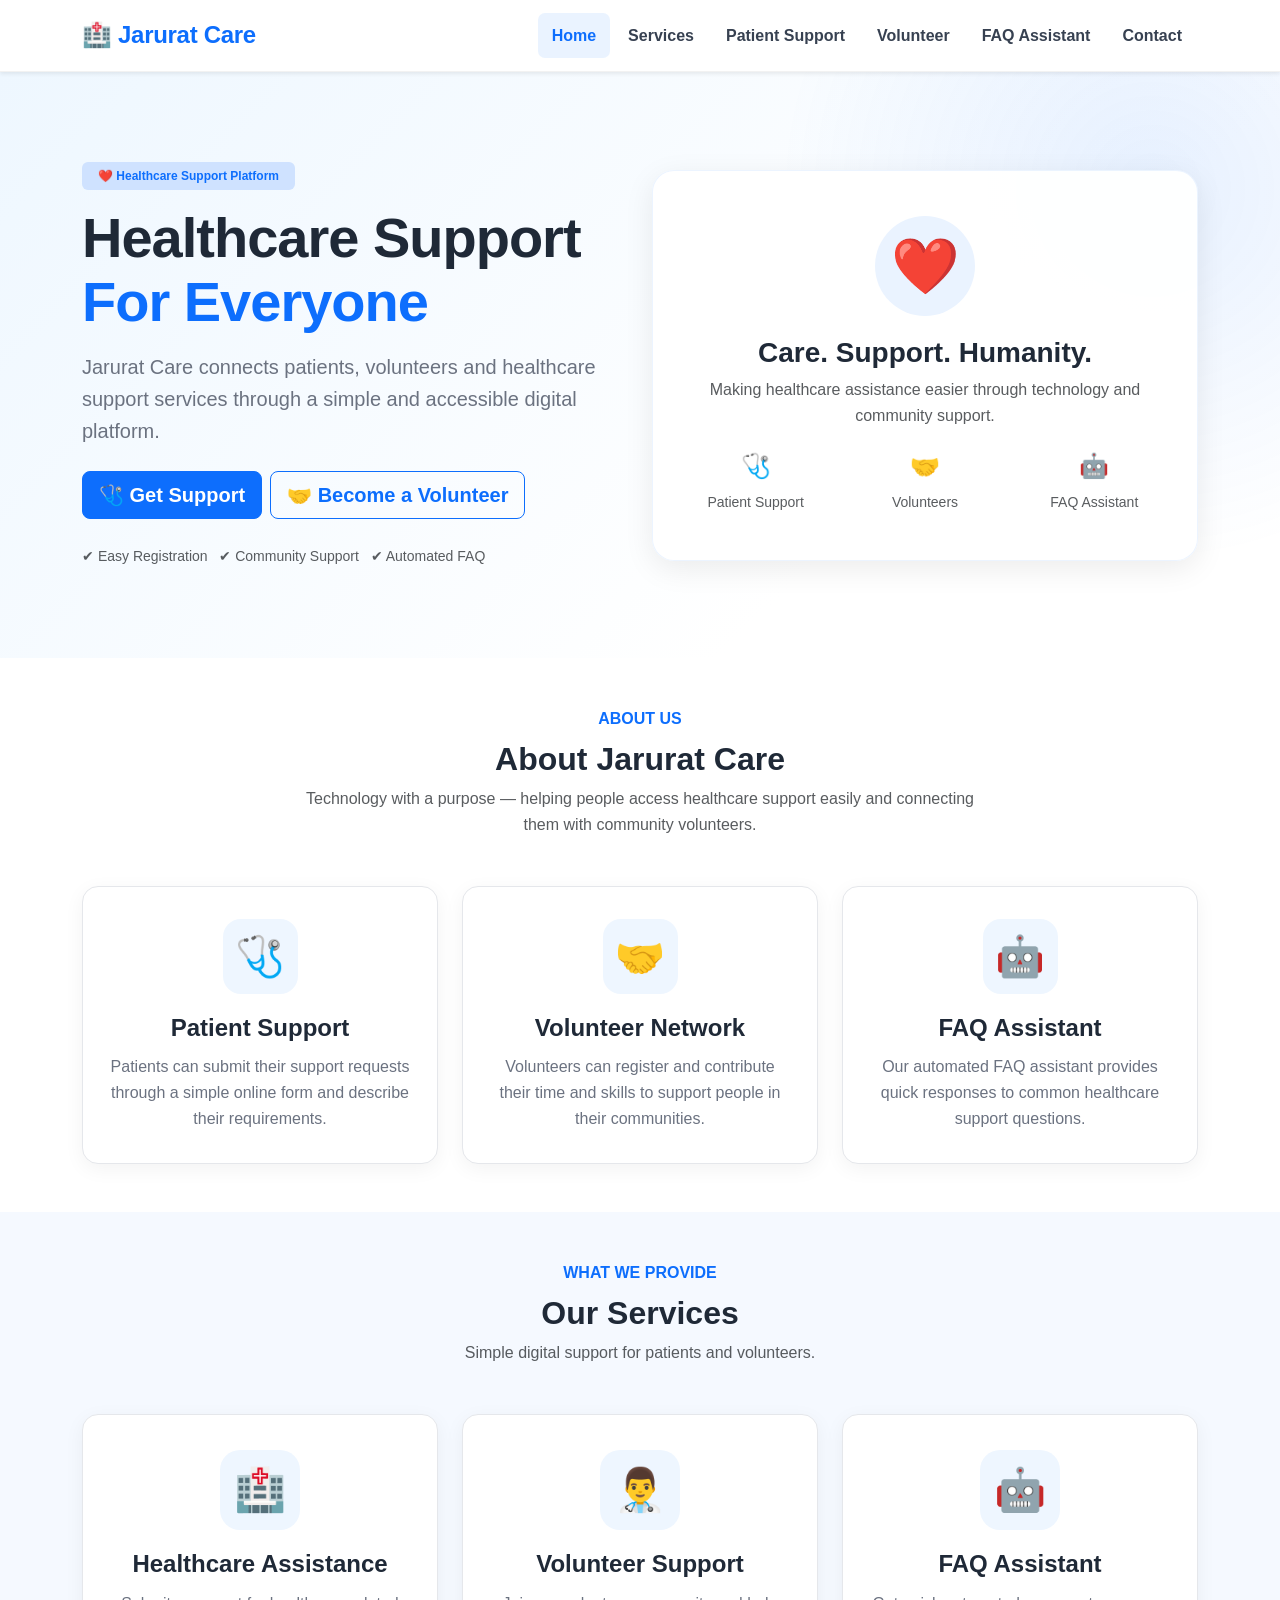
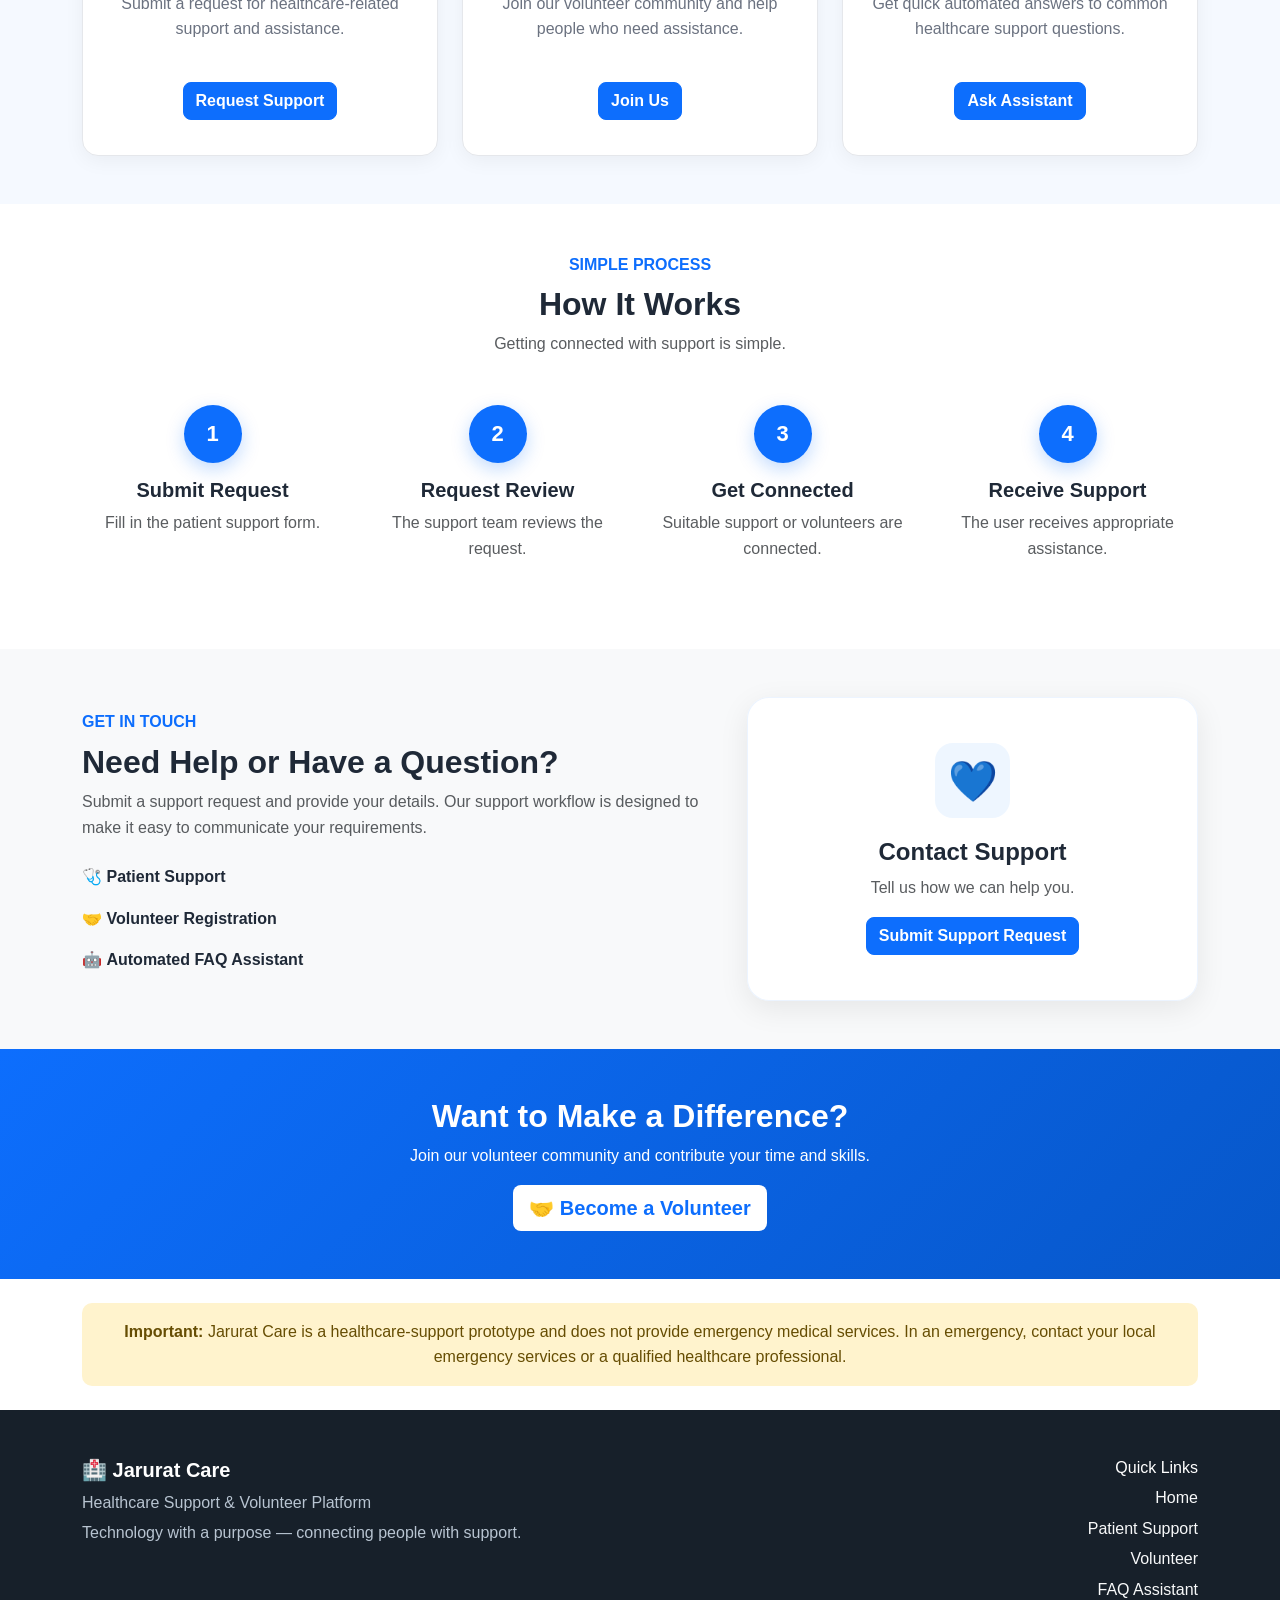
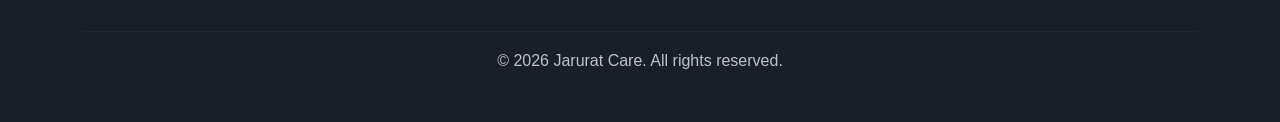
<file: index.html>
<!DOCTYPE html>
<html lang="en">

<head>

    <!-- ================= BASIC META ================= -->

    <meta charset="UTF-8">

    <meta name="viewport"
          content="width=device-width, initial-scale=1.0">

    <meta name="description"
          content="Jarurat Care - Healthcare Support and Volunteer Platform">

    <meta name="keywords"
          content="healthcare, support, volunteer, NGO, patient support">

    <meta name="author"
          content="Jarurat Care">

    <title>Jarurat Care | Healthcare Support</title>


    <!-- ================= BOOTSTRAP ================= -->

    <link
        href="https://cdn.jsdelivr.net/npm/bootstrap@5.3.3/dist/css/bootstrap.min.css"
        rel="stylesheet">


    <!-- ================= CUSTOM CSS ================= -->

    <link rel="stylesheet"
          href="css/style.css">

</head>


<body>


<!-- =====================================================
     NAVBAR
     ===================================================== -->

<nav class="navbar navbar-expand-lg navbar-light bg-white shadow-sm fixed-top">

    <div class="container">

        <!-- LOGO -->

        <a class="navbar-brand fw-bold text-primary"
           href="index.html">

            🏥 Jarurat Care

        </a>


        <!-- MOBILE MENU BUTTON -->

        <button
            class="navbar-toggler"
            type="button"
            data-bs-toggle="collapse"
            data-bs-target="#navbarNav"
            aria-controls="navbarNav"
            aria-expanded="false"
            aria-label="Toggle navigation">

            <span class="navbar-toggler-icon"></span>

        </button>


        <!-- NAVIGATION LINKS -->

        <div class="collapse navbar-collapse"
             id="navbarNav">

            <ul class="navbar-nav ms-auto">


                <!-- HOME -->

                <li class="nav-item">

                    <a class="nav-link active"
                       aria-current="page"
                       href="index.html">

                        Home

                    </a>

                </li>


                <!-- SERVICES -->

                <li class="nav-item">

                    <a class="nav-link"
                       href="#services">

                        Services

                    </a>

                </li>


                <!-- PATIENT SUPPORT -->

                <li class="nav-item">

                    <a class="nav-link"
                       href="support.html">

                        Patient Support

                    </a>

                </li>


                <!-- VOLUNTEER -->

                <li class="nav-item">

                    <a class="nav-link"
                       href="volunteer.html">

                        Volunteer

                    </a>

                </li>


                <!-- FAQ -->

                <li class="nav-item">

                    <a class="nav-link"
                       href="faq.html">

                        FAQ Assistant

                    </a>

                </li>


                <!-- CONTACT -->

                <li class="nav-item">

                    <a class="nav-link"
                       href="#contact">

                        Contact

                    </a>

                </li>

            </ul>

        </div>

    </div>

</nav>



<!-- =====================================================
     HERO SECTION
     ===================================================== -->

<section class="hero-section">

    <div class="container">

        <div class="row align-items-center">


            <!-- HERO CONTENT -->

            <div class="col-lg-6">

                <span class="badge bg-primary-subtle text-primary px-3 py-2 mb-3">

                    ❤️ Healthcare Support Platform

                </span>


                <h1 class="display-4 fw-bold">

                    Healthcare Support

                    <span class="text-primary">

                        For Everyone

                    </span>

                </h1>


                <p class="lead mt-3">

                    Jarurat Care connects patients, volunteers
                    and healthcare support services through a
                    simple and accessible digital platform.

                </p>


                <!-- HERO BUTTONS -->

                <div class="mt-4 d-flex flex-wrap gap-2">

                    <a href="support.html"
                       class="btn btn-primary btn-lg">

                        🩺 Get Support

                    </a>


                    <a href="volunteer.html"
                       class="btn btn-outline-primary btn-lg">

                        🤝 Become a Volunteer

                    </a>

                </div>


                <!-- SMALL TRUST TEXT -->

                <div class="mt-4 text-muted">

                    <small>

                        ✔ Easy Registration
                        &nbsp; ✔ Community Support
                        &nbsp; ✔ Automated FAQ

                    </small>

                </div>

            </div>



            <!-- HERO CARD -->

            <div class="col-lg-6 text-center mt-5 mt-lg-0">

                <div class="health-card">


                    <div class="health-icon">

                        ❤️

                    </div>


                    <h3 class="fw-bold">

                        Care. Support. Humanity.

                    </h3>


                    <p class="text-muted mb-0">

                        Making healthcare assistance easier
                        through technology and community support.

                    </p>


                    <!-- MINI STATS -->

                    <div class="row mt-4">


                        <div class="col-4">

                            <h4 class="fw-bold text-primary">

                                🩺

                            </h4>

                            <small class="text-muted">

                                Patient Support

                            </small>

                        </div>


                        <div class="col-4">

                            <h4 class="fw-bold text-primary">

                                🤝

                            </h4>

                            <small class="text-muted">

                                Volunteers

                            </small>

                        </div>


                        <div class="col-4">

                            <h4 class="fw-bold text-primary">

                                🤖

                            </h4>

                            <small class="text-muted">

                                FAQ Assistant

                            </small>

                        </div>

                    </div>

                </div>

            </div>

        </div>

    </div>

</section>



<!-- =====================================================
     ABOUT SECTION
     ===================================================== -->

<section class="py-5">

    <div class="container">


        <!-- SECTION TITLE -->

        <div class="text-center mb-5">

            <span class="text-primary fw-semibold">

                ABOUT US

            </span>

            <h2 class="fw-bold mt-2">

                About Jarurat Care

            </h2>

            <p class="text-muted mx-auto"
               style="max-width: 700px;">

                Technology with a purpose — helping people
                access healthcare support easily and
                connecting them with community volunteers.

            </p>

        </div>



        <!-- FEATURE CARDS -->

        <div class="row g-4">


            <!-- CARD 1 -->

            <div class="col-md-4">

                <div class="feature-card">

                    <div class="feature-icon">

                        🩺

                    </div>


                    <h4>

                        Patient Support

                    </h4>


                    <p>

                        Patients can submit their support
                        requests through a simple online form
                        and describe their requirements.

                    </p>

                </div>

            </div>



            <!-- CARD 2 -->

            <div class="col-md-4">

                <div class="feature-card">

                    <div class="feature-icon">

                        🤝

                    </div>


                    <h4>

                        Volunteer Network

                    </h4>


                    <p>

                        Volunteers can register and contribute
                        their time and skills to support people
                        in their communities.

                    </p>

                </div>

            </div>



            <!-- CARD 3 -->

            <div class="col-md-4">

                <div class="feature-card">

                    <div class="feature-icon">

                        🤖

                    </div>


                    <h4>

                        FAQ Assistant

                    </h4>


                    <p>

                        Our automated FAQ assistant provides
                        quick responses to common healthcare
                        support questions.

                    </p>

                </div>

            </div>

        </div>

    </div>

</section>



<!-- =====================================================
     SERVICES SECTION
     ===================================================== -->

<section id="services"
         class="services-section py-5">

    <div class="container">


        <!-- TITLE -->

        <div class="text-center mb-5">

            <span class="text-primary fw-semibold">

                WHAT WE PROVIDE

            </span>


            <h2 class="fw-bold mt-2">

                Our Services

            </h2>


            <p class="text-muted">

                Simple digital support for patients
                and volunteers.

            </p>

        </div>



        <!-- SERVICE CARDS -->

        <div class="row g-4">


            <!-- SERVICE 1 -->

            <div class="col-md-4">

                <div class="service-card">


                    <div class="service-icon">

                        🏥

                    </div>


                    <h4>

                        Healthcare Assistance

                    </h4>


                    <p>

                        Submit a request for healthcare-related
                        support and assistance.

                    </p>


                    <a href="support.html"
                       class="btn btn-primary">

                        Request Support

                    </a>

                </div>

            </div>



            <!-- SERVICE 2 -->

            <div class="col-md-4">

                <div class="service-card">


                    <div class="service-icon">

                        👨‍⚕️

                    </div>


                    <h4>

                        Volunteer Support

                    </h4>


                    <p>

                        Join our volunteer community and help
                        people who need assistance.

                    </p>


                    <a href="volunteer.html"
                       class="btn btn-primary">

                        Join Us

                    </a>

                </div>

            </div>



            <!-- SERVICE 3 -->

            <div class="col-md-4">

                <div class="service-card">


                    <div class="service-icon">

                        🤖

                    </div>


                    <h4>

                        FAQ Assistant

                    </h4>


                    <p>

                        Get quick automated answers to common
                        healthcare support questions.

                    </p>


                    <a href="faq.html"
                       class="btn btn-primary">

                        Ask Assistant

                    </a>

                </div>

            </div>

        </div>

    </div>

</section>



<!-- =====================================================
     HOW IT WORKS
     ===================================================== -->

<section class="py-5">

    <div class="container">


        <div class="text-center mb-5">

            <span class="text-primary fw-semibold">

                SIMPLE PROCESS

            </span>


            <h2 class="fw-bold mt-2">

                How It Works

            </h2>


            <p class="text-muted">

                Getting connected with support is simple.

            </p>

        </div>



        <div class="row text-center">


            <!-- STEP 1 -->

            <div class="col-md-3 mb-4">

                <div class="step-number">

                    1

                </div>


                <h5 class="fw-bold">

                    Submit Request

                </h5>


                <p class="text-muted">

                    Fill in the patient support form.

                </p>

            </div>



            <!-- STEP 2 -->

            <div class="col-md-3 mb-4">

                <div class="step-number">

                    2

                </div>


                <h5 class="fw-bold">

                    Request Review

                </h5>


                <p class="text-muted">

                    The support team reviews the request.

                </p>

            </div>



            <!-- STEP 3 -->

            <div class="col-md-3 mb-4">

                <div class="step-number">

                    3

                </div>


                <h5 class="fw-bold">

                    Get Connected

                </h5>


                <p class="text-muted">

                    Suitable support or volunteers
                    are connected.

                </p>

            </div>



            <!-- STEP 4 -->

            <div class="col-md-3 mb-4">

                <div class="step-number">

                    4

                </div>


                <h5 class="fw-bold">

                    Receive Support

                </h5>


                <p class="text-muted">

                    The user receives appropriate assistance.

                </p>

            </div>

        </div>

    </div>

</section>



<!-- =====================================================
     CONTACT SECTION
     ===================================================== -->

<section id="contact"
         class="py-5 bg-light">

    <div class="container">

        <div class="row align-items-center">


            <!-- CONTACT TEXT -->

            <div class="col-lg-7">

                <span class="text-primary fw-semibold">

                    GET IN TOUCH

                </span>


                <h2 class="fw-bold mt-2">

                    Need Help or Have a Question?

                </h2>


                <p class="text-muted">

                    Submit a support request and provide
                    your details. Our support workflow is
                    designed to make it easy to communicate
                    your requirements.

                </p>


                <div class="mt-4">

                    <p>

                        🩺 <strong>Patient Support</strong>

                    </p>

                    <p>

                        🤝 <strong>Volunteer Registration</strong>

                    </p>

                    <p>

                        🤖 <strong>Automated FAQ Assistant</strong>

                    </p>

                </div>

            </div>



            <!-- CONTACT ACTION -->

            <div class="col-lg-5 mt-4 mt-lg-0">

                <div class="health-card text-center">

                    <div class="feature-icon">

                        💙

                    </div>


                    <h4 class="fw-bold">

                        Contact Support

                    </h4>


                    <p class="text-muted">

                        Tell us how we can help you.

                    </p>


                    <a href="support.html"
                       class="btn btn-primary">

                        Submit Support Request

                    </a>

                </div>

            </div>

        </div>

    </div>

</section>



<!-- =====================================================
     CTA SECTION
     ===================================================== -->

<section class="cta-section py-5">

    <div class="container text-center">


        <h2 class="fw-bold">

            Want to Make a Difference?

        </h2>


        <p class="mt-2">

            Join our volunteer community and contribute
            your time and skills.

        </p>


        <a href="volunteer.html"
           class="btn btn-light btn-lg">

            🤝 Become a Volunteer

        </a>

    </div>

</section>



<!-- =====================================================
     IMPORTANT NOTICE
     ===================================================== -->

<section class="py-4">

    <div class="container">

        <div class="alert alert-warning text-center mb-0">

            <strong>Important:</strong>

            Jarurat Care is a healthcare-support prototype
            and does not provide emergency medical services.

            In an emergency, contact your local emergency
            services or a qualified healthcare professional.

        </div>

    </div>

</section>



<!-- =====================================================
     FOOTER
     ===================================================== -->

<footer class="footer py-5">

    <div class="container">

        <div class="row">


            <!-- FOOTER ABOUT -->

            <div class="col-md-6 mb-4 mb-md-0">

                <h5>

                    🏥 Jarurat Care

                </h5>


                <p>

                    Healthcare Support & Volunteer Platform

                </p>


                <p>

                    Technology with a purpose —
                    connecting people with support.

                </p>

            </div>



            <!-- FOOTER LINKS -->

            <div class="col-md-6 text-md-end">

                <h6 class="text-white">

                    Quick Links

                </h6>


                <p>

                    <a href="index.html"
                       class="text-light">

                        Home

                    </a>

                </p>


                <p>

                    <a href="support.html"
                       class="text-light">

                        Patient Support

                    </a>

                </p>


                <p>

                    <a href="volunteer.html"
                       class="text-light">

                        Volunteer

                    </a>

                </p>


                <p>

                    <a href="faq.html"
                       class="text-light">

                        FAQ Assistant

                    </a>

                </p>

            </div>

        </div>


        <hr class="mt-4 mb-3"
            style="border-color: rgba(255,255,255,0.15);">


        <div class="text-center">

            <p class="mb-0">

                © 2026 Jarurat Care.
                All rights reserved.

            </p>

        </div>

    </div>

</footer>



<!-- =====================================================
     BOOTSTRAP JAVASCRIPT
     ===================================================== -->

<script
    src="https://cdn.jsdelivr.net/npm/bootstrap@5.3.3/dist/js/bootstrap.bundle.min.js">
</script>


<!-- =====================================================
     CUSTOM JAVASCRIPT
     ===================================================== -->

<script src="js/script.js"></script>


</body>

</html>
</file>
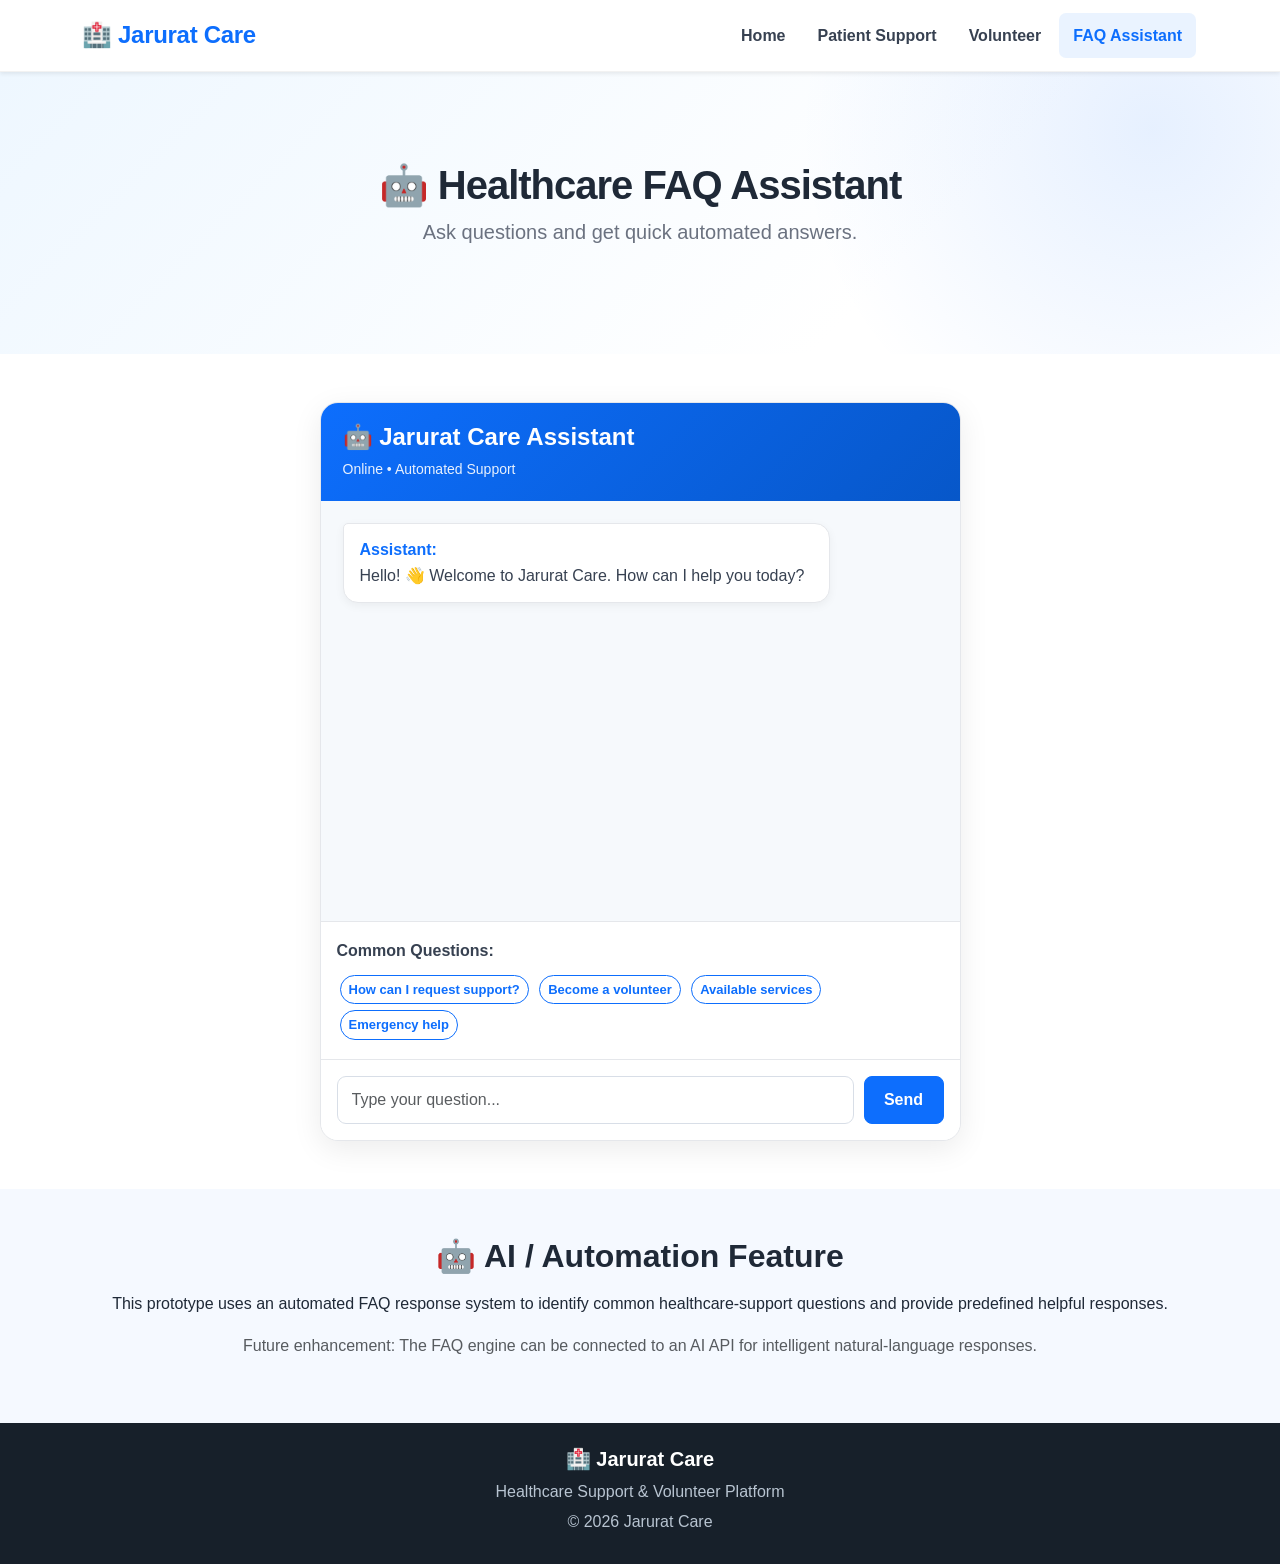
<file: faq.html>
<!DOCTYPE html>
<html lang="en">

<head>

    <meta charset="UTF-8">
    <meta name="viewport" content="width=device-width, initial-scale=1.0">

    <title>FAQ Assistant | Jarurat Care</title>

    <link
        href="https://cdn.jsdelivr.net/npm/bootstrap@5.3.3/dist/css/bootstrap.min.css"
        rel="stylesheet">

    <link rel="stylesheet" href="css/style.css">

</head>

<body>

<!-- ================= NAVBAR ================= -->

<nav class="navbar navbar-expand-lg navbar-light bg-white shadow-sm fixed-top">

    <div class="container">

        <a class="navbar-brand fw-bold text-primary" href="index.html">
            🏥 Jarurat Care
        </a>

        <button
            class="navbar-toggler"
            type="button"
            data-bs-toggle="collapse"
            data-bs-target="#navbarNav">

            <span class="navbar-toggler-icon"></span>

        </button>

        <div class="collapse navbar-collapse" id="navbarNav">

            <ul class="navbar-nav ms-auto">

                <li class="nav-item">
                    <a class="nav-link" href="index.html">
                        Home
                    </a>
                </li>

                <li class="nav-item">
                    <a class="nav-link" href="support.html">
                        Patient Support
                    </a>
                </li>

                <li class="nav-item">
                    <a class="nav-link" href="volunteer.html">
                        Volunteer
                    </a>
                </li>

                <li class="nav-item">
                    <a class="nav-link active" href="faq.html">
                        FAQ Assistant
                    </a>
                </li>

            </ul>

        </div>

    </div>

</nav>


<!-- ================= HEADER ================= -->

<section class="hero-section text-center">

    <div class="container">

        <h1 class="fw-bold">
            🤖 Healthcare FAQ Assistant
        </h1>

        <p class="lead">
            Ask questions and get quick automated answers.
        </p>

    </div>

</section>


<!-- ================= CHATBOT ================= -->

<section class="py-5">

    <div class="container">

        <div class="row justify-content-center">

            <div class="col-lg-7">

                <div class="chatbot-card shadow">

                    <!-- CHAT HEADER -->

                    <div class="chat-header">

                        <h4 class="mb-1">
                            🤖 Jarurat Care Assistant
                        </h4>

                        <small>
                            Online • Automated Support
                        </small>

                    </div>


                    <!-- CHAT AREA -->

                    <div id="chatBox" class="chat-box">

                        <div class="bot-message">

                            <strong>Assistant:</strong>

                            <p class="mb-0">
                                Hello! 👋 Welcome to Jarurat Care.
                                How can I help you today?
                            </p>

                        </div>

                    </div>


                    <!-- QUICK QUESTIONS -->

                    <div class="quick-questions p-3">

                        <p class="fw-bold mb-2">
                            Common Questions:
                        </p>

                        <button
                            class="btn btn-outline-primary btn-sm question-btn"
                            onclick="askQuestion('How can I request support?')">

                            How can I request support?

                        </button>

                        <button
                            class="btn btn-outline-primary btn-sm question-btn"
                            onclick="askQuestion('How can I become a volunteer?')">

                            Become a volunteer

                        </button>

                        <button
                            class="btn btn-outline-primary btn-sm question-btn"
                            onclick="askQuestion('What services are available?')">

                            Available services

                        </button>

                        <button
                            class="btn btn-outline-primary btn-sm question-btn"
                            onclick="askQuestion('Is this an emergency medical service?')">

                            Emergency help

                        </button>

                    </div>


                    <!-- INPUT -->

                    <div class="chat-input-area">

                        <input
                            type="text"
                            id="userQuestion"
                            class="form-control"
                            placeholder="Type your question...">

                        <button
                            class="btn btn-primary"
                            onclick="sendMessage()">

                            Send

                        </button>

                    </div>

                </div>

            </div>

        </div>

    </div>

</section>


<!-- ================= AI / AUTOMATION EXPLANATION ================= -->

<section class="services-section py-5">

    <div class="container">

        <div class="text-center">

            <h2 class="fw-bold">
                🤖 AI / Automation Feature
            </h2>

            <p class="mt-3">

                This prototype uses an automated FAQ response system
                to identify common healthcare-support questions and
                provide predefined helpful responses.

            </p>

            <p class="text-muted">

                Future enhancement: The FAQ engine can be connected
                to an AI API for intelligent natural-language responses.

            </p>

        </div>

    </div>

</section>


<!-- ================= FOOTER ================= -->

<footer class="footer py-4">

    <div class="container text-center">

        <h5>
            🏥 Jarurat Care
        </h5>

        <p>
            Healthcare Support & Volunteer Platform
        </p>

        <p>
            © 2026 Jarurat Care
        </p>

    </div>

</footer>


<script
    src="https://cdn.jsdelivr.net/npm/bootstrap@5.3.3/dist/js/bootstrap.bundle.min.js">
</script>

<script src="js/chatbot.js"></script>

</body>

</html>
</file>
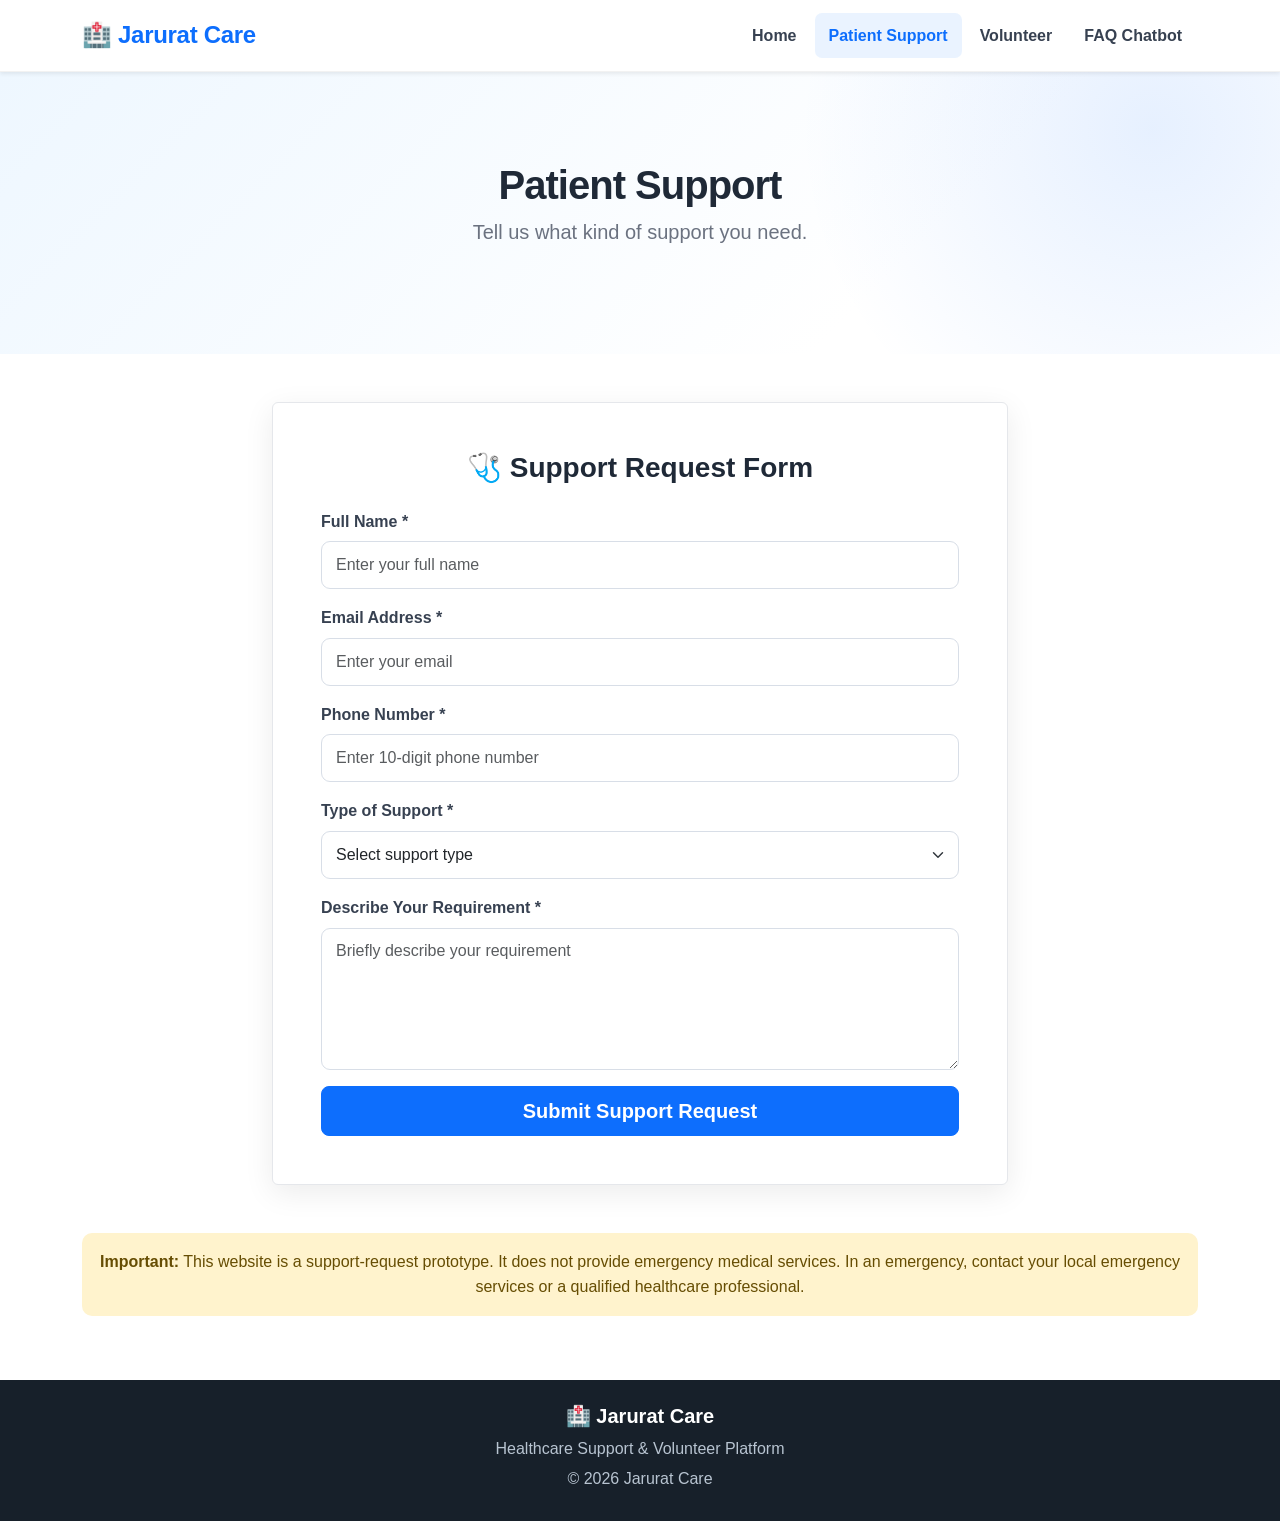
<file: support.html>
<!DOCTYPE html>
<html lang="en">
<head>
    <meta charset="UTF-8">
    <meta name="viewport" content="width=device-width, initial-scale=1.0">

    <title>Patient Support | Jarurat Care</title>

    <link href="https://cdn.jsdelivr.net/npm/bootstrap@5.3.3/dist/css/bootstrap.min.css" rel="stylesheet">

    <link rel="stylesheet" href="css/style.css">
</head>

<body>

<!-- NAVBAR -->

<nav class="navbar navbar-expand-lg navbar-light bg-white shadow-sm fixed-top">

    <div class="container">

        <a class="navbar-brand fw-bold text-primary" href="index.html">
            🏥 Jarurat Care
        </a>

        <button class="navbar-toggler"
                type="button"
                data-bs-toggle="collapse"
                data-bs-target="#navbarNav">

            <span class="navbar-toggler-icon"></span>

        </button>

        <div class="collapse navbar-collapse" id="navbarNav">

            <ul class="navbar-nav ms-auto">

                <li class="nav-item">
                    <a class="nav-link" href="index.html">Home</a>
                </li>

                <li class="nav-item">
                    <a class="nav-link active" href="support.html">
                        Patient Support
                    </a>
                </li>

                <li class="nav-item">
                    <a class="nav-link" href="volunteer.html">
                        Volunteer
                    </a>
                </li>

                <li class="nav-item">
                    <a class="nav-link" href="faq.html">
                        FAQ Chatbot
                    </a>
                </li>

            </ul>

        </div>

    </div>

</nav>


<!-- PAGE HEADER -->

<section class="hero-section text-center">

    <div class="container">

        <h1 class="fw-bold">
            Patient Support
        </h1>

        <p class="lead">
            Tell us what kind of support you need.
        </p>

    </div>

</section>


<!-- SUPPORT FORM -->

<section class="py-5">

    <div class="container">

        <div class="row justify-content-center">

            <div class="col-lg-8">

                <div class="p-4 p-md-5 bg-white shadow rounded">

                    <h3 class="fw-bold mb-4 text-center">
                        🩺 Support Request Form
                    </h3>

                    <form id="supportForm">


                        <!-- NAME -->

                        <div class="mb-3">

                            <label class="form-label">
                                Full Name *
                            </label>

                            <input type="text"
                                   class="form-control"
                                   id="patientName"
                                   placeholder="Enter your full name"
                                   required>

                        </div>


                        <!-- EMAIL -->

                        <div class="mb-3">

                            <label class="form-label">
                                Email Address *
                            </label>

                            <input type="email"
                                   class="form-control"
                                   id="patientEmail"
                                   placeholder="Enter your email"
                                   required>

                        </div>


                        <!-- PHONE -->

                        <div class="mb-3">

                            <label class="form-label">
                                Phone Number *
                            </label>

                            <input type="tel"
                                   class="form-control"
                                   id="patientPhone"
                                   placeholder="Enter 10-digit phone number"
                                   pattern="[0-9]{10}"
                                   required>

                        </div>


                        <!-- SUPPORT TYPE -->

                        <div class="mb-3">

                            <label class="form-label">
                                Type of Support *
                            </label>

                            <select class="form-select"
                                    id="supportType"
                                    required>

                                <option value="">
                                    Select support type
                                </option>

                                <option value="Healthcare Guidance">
                                    Healthcare Guidance
                                </option>

                                <option value="Medicine Assistance">
                                    Medicine Assistance
                                </option>

                                <option value="Hospital Information">
                                    Hospital Information
                                </option>

                                <option value="Volunteer Assistance">
                                    Volunteer Assistance
                                </option>

                                <option value="Other">
                                    Other
                                </option>

                            </select>

                        </div>


                        <!-- MESSAGE -->

                        <div class="mb-3">

                            <label class="form-label">
                                Describe Your Requirement *
                            </label>

                            <textarea class="form-control"
                                      id="patientMessage"
                                      rows="5"
                                      placeholder="Briefly describe your requirement"
                                      required></textarea>

                        </div>


                        <!-- SUBMIT -->

                        <div class="d-grid">

                            <button type="submit"
                                    class="btn btn-primary btn-lg">

                                Submit Support Request

                            </button>

                        </div>

                    </form>


                    <!-- SUCCESS MESSAGE -->

                    <div id="successMessage"
                         class="alert alert-success mt-4"
                         style="display:none;">

                        <strong>Request Submitted Successfully! ✅</strong>

                        <p class="mb-0 mt-2">
                            Thank you for contacting Jarurat Care.
                            Our support team will review your request
                            and contact you soon.
                        </p>

                    </div>

                </div>

            </div>

        </div>

    </div>

</section>


<!-- IMPORTANT NOTE -->

<section class="pb-5">

    <div class="container">

        <div class="alert alert-warning text-center">

            <strong>Important:</strong>

            This website is a support-request prototype.
            It does not provide emergency medical services.

            In an emergency, contact your local emergency services
            or a qualified healthcare professional.

        </div>

    </div>

</section>


<!-- FOOTER -->

<footer class="footer py-4">

    <div class="container text-center">

        <h5>
            🏥 Jarurat Care
        </h5>

        <p>
            Healthcare Support & Volunteer Platform
        </p>

        <p>
            © 2026 Jarurat Care
        </p>

    </div>

</footer>


<!-- BOOTSTRAP -->

<script src="https://cdn.jsdelivr.net/npm/bootstrap@5.3.3/dist/js/bootstrap.bundle.min.js">
</script>


<!-- FORM JAVASCRIPT -->

<script src="js/form.js"></script>

</body>
</html>
</file>
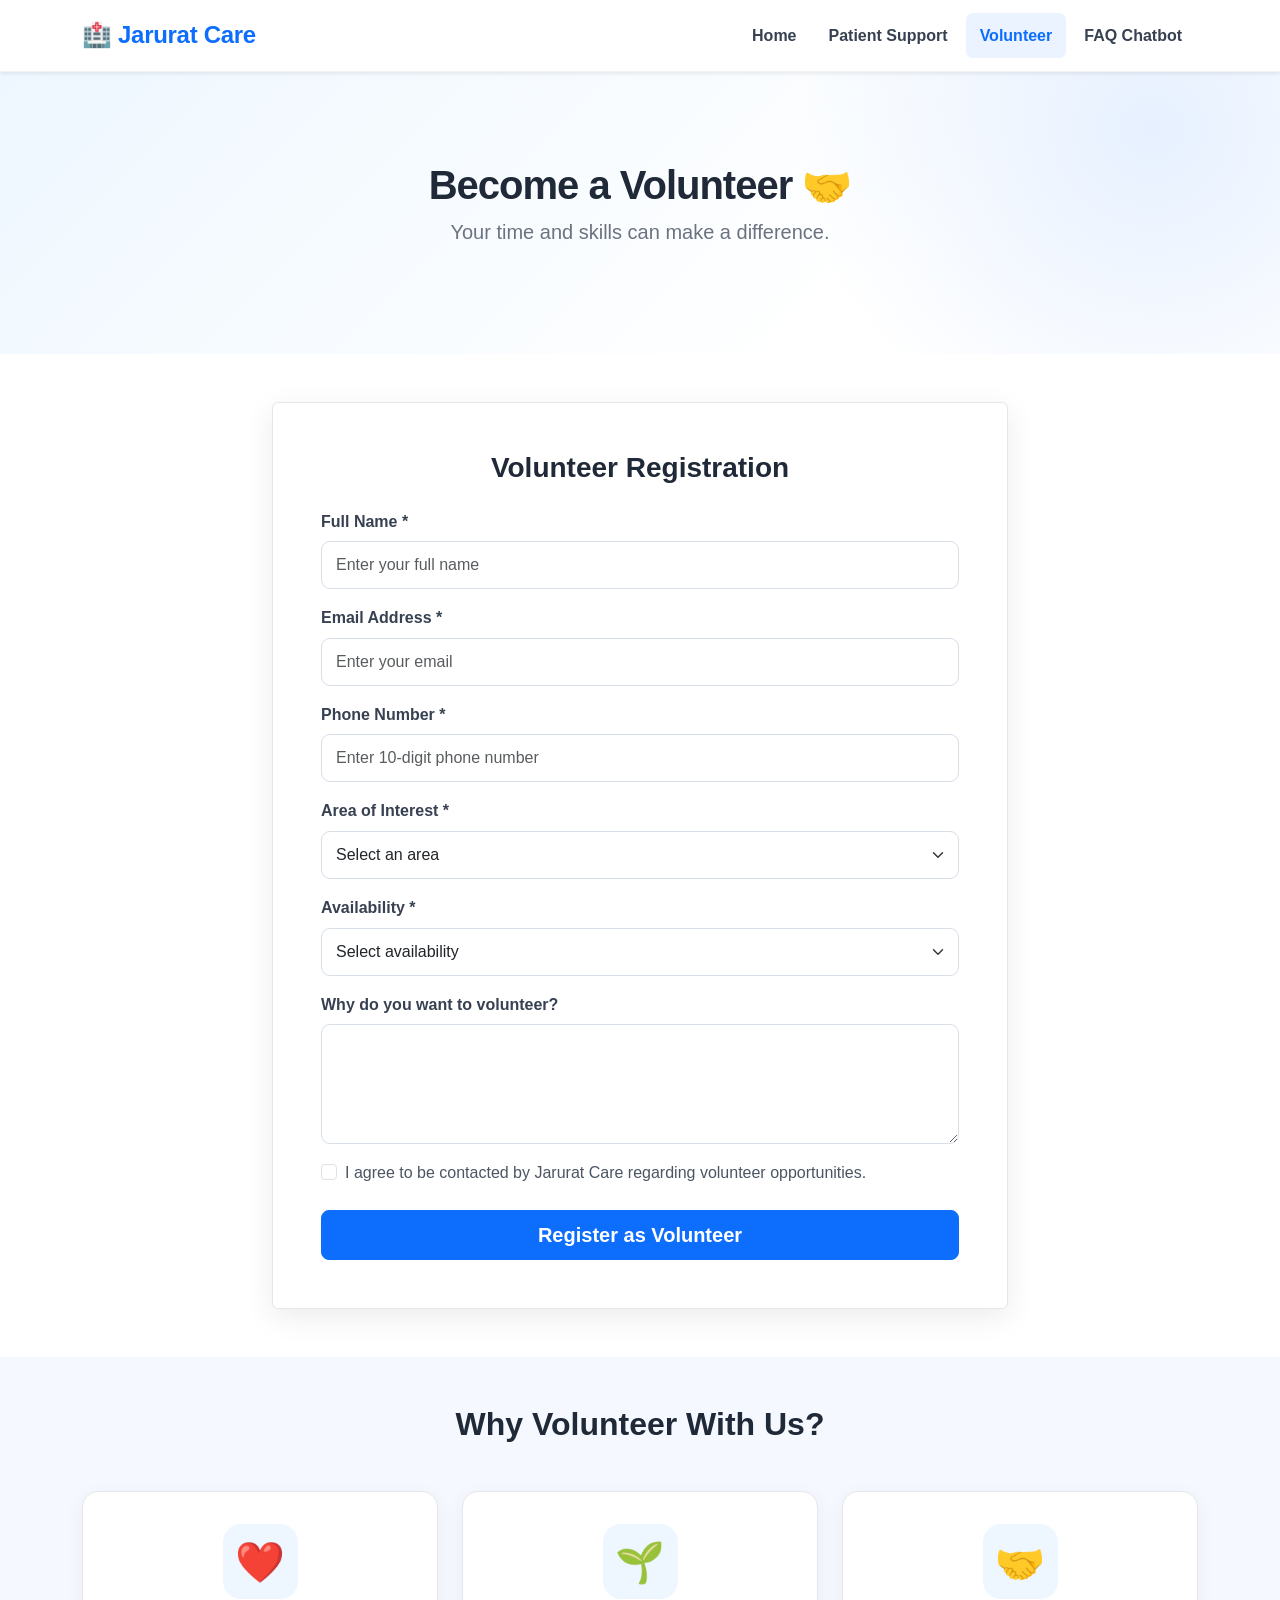
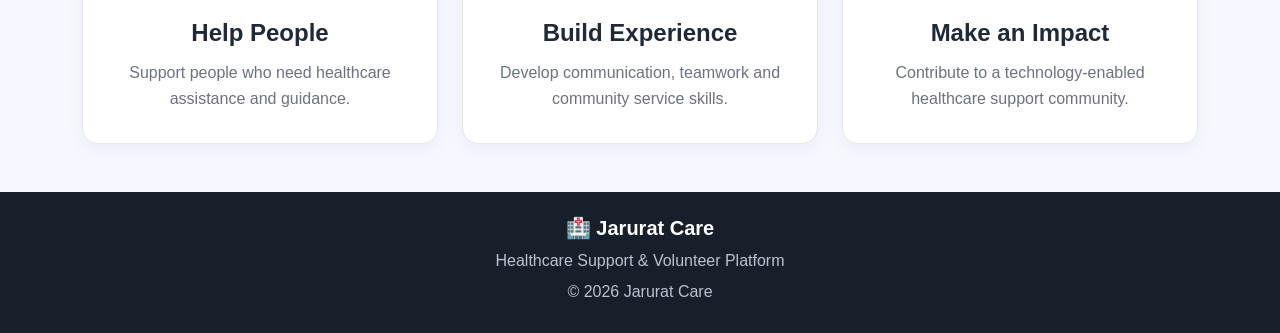
<file: volunteer.html>
<!DOCTYPE html>
<html lang="en">

<head>

    <meta charset="UTF-8">
    <meta name="viewport" content="width=device-width, initial-scale=1.0">

    <title>Volunteer Registration | Jarurat Care</title>

    <!-- Bootstrap -->
    <link
        href="https://cdn.jsdelivr.net/npm/bootstrap@5.3.3/dist/css/bootstrap.min.css"
        rel="stylesheet">

    <!-- Custom CSS -->
    <link rel="stylesheet" href="css/style.css">

</head>


<body>


<!-- ================= NAVBAR ================= -->

<nav class="navbar navbar-expand-lg navbar-light bg-white shadow-sm fixed-top">

    <div class="container">

        <a class="navbar-brand fw-bold text-primary" href="index.html">
            🏥 Jarurat Care
        </a>


        <button
            class="navbar-toggler"
            type="button"
            data-bs-toggle="collapse"
            data-bs-target="#navbarNav">

            <span class="navbar-toggler-icon"></span>

        </button>


        <div class="collapse navbar-collapse" id="navbarNav">

            <ul class="navbar-nav ms-auto">

                <li class="nav-item">
                    <a class="nav-link" href="index.html">
                        Home
                    </a>
                </li>

                <li class="nav-item">
                    <a class="nav-link" href="support.html">
                        Patient Support
                    </a>
                </li>

                <li class="nav-item">
                    <a class="nav-link active" href="volunteer.html">
                        Volunteer
                    </a>
                </li>

                <li class="nav-item">
                    <a class="nav-link" href="faq.html">
                        FAQ Chatbot
                    </a>
                </li>

            </ul>

        </div>

    </div>

</nav>



<!-- ================= HEADER ================= -->

<section class="hero-section text-center">

    <div class="container">

        <h1 class="fw-bold">
            Become a Volunteer 🤝
        </h1>

        <p class="lead">
            Your time and skills can make a difference.
        </p>

    </div>

</section>



<!-- ================= VOLUNTEER FORM ================= -->

<section class="py-5">

    <div class="container">

        <div class="row justify-content-center">

            <div class="col-lg-8">

                <div class="bg-white shadow rounded p-4 p-md-5">


                    <h3 class="text-center fw-bold mb-4">

                        Volunteer Registration

                    </h3>


                    <form id="volunteerForm">


                        <!-- NAME -->

                        <div class="mb-3">

                            <label class="form-label">
                                Full Name *
                            </label>

                            <input
                                type="text"
                                class="form-control"
                                id="volunteerName"
                                placeholder="Enter your full name"
                                required>

                        </div>



                        <!-- EMAIL -->

                        <div class="mb-3">

                            <label class="form-label">
                                Email Address *
                            </label>

                            <input
                                type="email"
                                class="form-control"
                                id="volunteerEmail"
                                placeholder="Enter your email"
                                required>

                        </div>



                        <!-- PHONE -->

                        <div class="mb-3">

                            <label class="form-label">
                                Phone Number *
                            </label>

                            <input
                                type="tel"
                                class="form-control"
                                id="volunteerPhone"
                                placeholder="Enter 10-digit phone number"
                                pattern="[0-9]{10}"
                                required>

                        </div>



                        <!-- SKILL -->

                        <div class="mb-3">

                            <label class="form-label">
                                Area of Interest *
                            </label>

                            <select
                                class="form-select"
                                id="volunteerSkill"
                                required>

                                <option value="">
                                    Select an area
                                </option>

                                <option value="Healthcare Support">
                                    Healthcare Support
                                </option>

                                <option value="Patient Assistance">
                                    Patient Assistance
                                </option>

                                <option value="Technical Support">
                                    Technical Support
                                </option>

                                <option value="Community Outreach">
                                    Community Outreach
                                </option>

                                <option value="Fundraising">
                                    Fundraising
                                </option>

                                <option value="Other">
                                    Other
                                </option>

                            </select>

                        </div>



                        <!-- AVAILABILITY -->

                        <div class="mb-3">

                            <label class="form-label">
                                Availability *
                            </label>

                            <select
                                class="form-select"
                                id="volunteerAvailability"
                                required>

                                <option value="">
                                    Select availability
                                </option>

                                <option value="Weekdays">
                                    Weekdays
                                </option>

                                <option value="Weekends">
                                    Weekends
                                </option>

                                <option value="Both">
                                    Both Weekdays & Weekends
                                </option>

                            </select>

                        </div>



                        <!-- MESSAGE -->

                        <div class="mb-3">

                            <label class="form-label">
                                Why do you want to volunteer?
                            </label>

                            <textarea
                                class="form-control"
                                id="volunteerMessage"
                                rows="4"
                                placeholder="Tell us briefly about your interest">
                            </textarea>

                        </div>



                        <!-- CHECKBOX -->

                        <div class="form-check mb-4">

                            <input
                                class="form-check-input"
                                type="checkbox"
                                id="volunteerAgree"
                                required>

                            <label
                                class="form-check-label"
                                for="volunteerAgree">

                                I agree to be contacted by Jarurat Care
                                regarding volunteer opportunities.

                            </label>

                        </div>



                        <!-- BUTTON -->

                        <div class="d-grid">

                            <button
                                type="submit"
                                class="btn btn-primary btn-lg">

                                Register as Volunteer

                            </button>

                        </div>


                    </form>



                    <!-- SUCCESS MESSAGE -->

                    <div
                        id="volunteerSuccess"
                        class="alert alert-success mt-4"
                        style="display:none;">

                        <strong>
                            Volunteer Registration Successful! 🎉
                        </strong>

                        <p class="mb-0 mt-2">

                            Thank you for volunteering with Jarurat Care.
                            Our team will contact you soon.

                        </p>

                    </div>


                </div>

            </div>

        </div>

    </div>

</section>



<!-- ================= WHY VOLUNTEER ================= -->

<section class="services-section py-5">

    <div class="container">

        <div class="text-center mb-5">

            <h2 class="fw-bold">
                Why Volunteer With Us?
            </h2>

        </div>


        <div class="row g-4">


            <div class="col-md-4">

                <div class="feature-card">

                    <div class="feature-icon">
                        ❤️
                    </div>

                    <h4>
                        Help People
                    </h4>

                    <p>
                        Support people who need healthcare
                        assistance and guidance.
                    </p>

                </div>

            </div>



            <div class="col-md-4">

                <div class="feature-card">

                    <div class="feature-icon">
                        🌱
                    </div>

                    <h4>
                        Build Experience
                    </h4>

                    <p>
                        Develop communication, teamwork and
                        community service skills.
                    </p>

                </div>

            </div>



            <div class="col-md-4">

                <div class="feature-card">

                    <div class="feature-icon">
                        🤝
                    </div>

                    <h4>
                        Make an Impact
                    </h4>

                    <p>
                        Contribute to a technology-enabled
                        healthcare support community.
                    </p>

                </div>

            </div>


        </div>

    </div>

</section>



<!-- ================= FOOTER ================= -->

<footer class="footer py-4">

    <div class="container text-center">

        <h5>
            🏥 Jarurat Care
        </h5>

        <p>
            Healthcare Support & Volunteer Platform
        </p>

        <p>
            © 2026 Jarurat Care
        </p>

    </div>

</footer>



<!-- Bootstrap JS -->

<script
    src="https://cdn.jsdelivr.net/npm/bootstrap@5.3.3/dist/js/bootstrap.bundle.min.js">
</script>


<!-- Volunteer JS -->

<script src="js/volunteer.js"></script>


</body>

</html>
</file>
<file: css/style.css>
/* =====================================================
   JARURAT CARE - FINAL UI STYLES
   ===================================================== */


/* ================= ROOT ================= */

:root {
    --primary: #0d6efd;
    --primary-dark: #0b5ed7;
    --light-bg: #f5f9ff;
    --text-dark: #1f2937;
    --text-muted: #6b7280;
    --white: #ffffff;
    --border: #e5e7eb;
    --shadow: 0 8px 30px rgba(0, 0, 0, 0.08);
    --shadow-hover: 0 14px 35px rgba(0, 0, 0, 0.12);
}


/* ================= GENERAL ================= */

html {
    scroll-behavior: smooth;
}

body {
    font-family: "Segoe UI", Arial, sans-serif;
    color: var(--text-dark);
    background: #ffffff;
    padding-top: 72px;
    line-height: 1.6;
}

section {
    scroll-margin-top: 80px;
}

a {
    text-decoration: none;
}

.btn {
    border-radius: 8px;
    font-weight: 600;
    transition: all 0.3s ease;
}

.btn-primary {
    background: var(--primary);
    border-color: var(--primary);
}

.btn-primary:hover {
    background: var(--primary-dark);
    border-color: var(--primary-dark);
    transform: translateY(-2px);
}


/* =====================================================
   NAVBAR
   ===================================================== */

.navbar {
    min-height: 72px;
    background: rgba(255, 255, 255, 0.96) !important;
    backdrop-filter: blur(10px);
    border-bottom: 1px solid rgba(0, 0, 0, 0.05);
}

.navbar-brand {
    font-size: 24px;
    font-weight: 700;
    letter-spacing: -0.3px;
}

.navbar-brand:hover {
    opacity: 0.85;
}

.navbar-nav {
    align-items: center;
}

.nav-link {
    color: #374151 !important;
    font-weight: 600;
    padding: 10px 14px !important;
    margin: 0 2px;
    border-radius: 7px;
    transition: all 0.25s ease;
}

.nav-link:hover {
    color: var(--primary) !important;
    background: #eef6ff;
}

.nav-link.active {
    color: var(--primary) !important;
    background: #eaf3ff;
}

.navbar-toggler {
    border: 1px solid #dbe3ec;
    padding: 6px 9px;
}

.navbar-toggler:focus {
    box-shadow: 0 0 0 3px rgba(13, 110, 253, 0.15);
}


/* =====================================================
   HERO SECTION
   ===================================================== */

.hero-section {
    padding: 90px 0;
    background:
        radial-gradient(circle at 90% 20%, rgba(13, 110, 253, 0.10), transparent 30%),
        linear-gradient(135deg, #eef7ff 0%, #ffffff 70%);
}

.hero-section h1 {
    font-weight: 800;
    line-height: 1.15;
    letter-spacing: -1px;
}

.hero-section .lead {
    color: var(--text-muted);
    max-width: 650px;
    margin-left: auto;
    margin-right: auto;
}


/* =====================================================
   HEALTH CARD
   ===================================================== */

.health-card {
    background: rgba(255, 255, 255, 0.95);
    padding: 45px 30px;
    border-radius: 22px;
    box-shadow: var(--shadow);
    border: 1px solid rgba(13, 110, 253, 0.08);
    transition: all 0.3s ease;
}

.health-card:hover {
    transform: translateY(-6px);
    box-shadow: var(--shadow-hover);
}

.health-icon {
    width: 100px;
    height: 100px;
    display: flex;
    align-items: center;
    justify-content: center;
    margin: 0 auto 20px;
    border-radius: 50%;
    background: #eaf3ff;
    font-size: 55px;
}


/* =====================================================
   FEATURE CARDS
   ===================================================== */

.feature-card {
    text-align: center;
    padding: 32px 25px;
    background: var(--white);
    border: 1px solid var(--border);
    border-radius: 16px;
    box-shadow: 0 5px 20px rgba(0, 0, 0, 0.05);
    height: 100%;
    transition: all 0.3s ease;
}

.feature-card:hover {
    transform: translateY(-7px);
    box-shadow: var(--shadow-hover);
    border-color: rgba(13, 110, 253, 0.25);
}

.feature-icon {
    width: 75px;
    height: 75px;
    display: flex;
    align-items: center;
    justify-content: center;
    margin: 0 auto 20px;
    border-radius: 18px;
    background: #eef6ff;
    font-size: 40px;
}

.feature-card h4 {
    font-weight: 700;
    margin-bottom: 12px;
}

.feature-card p {
    color: var(--text-muted);
    margin-bottom: 0;
}


/* =====================================================
   SERVICES
   ===================================================== */

.services-section {
    background: var(--light-bg);
}

.service-card {
    background: var(--white);
    padding: 35px 28px;
    border: 1px solid var(--border);
    border-radius: 16px;
    text-align: center;
    height: 100%;
    box-shadow: 0 5px 20px rgba(0, 0, 0, 0.05);
    transition: all 0.3s ease;
}

.service-card:hover {
    transform: translateY(-7px);
    box-shadow: var(--shadow-hover);
}

.service-icon {
    width: 80px;
    height: 80px;
    display: flex;
    align-items: center;
    justify-content: center;
    margin: 0 auto 20px;
    border-radius: 20px;
    background: #eef6ff;
    font-size: 42px;
}

.service-card h4 {
    font-weight: 700;
    margin-bottom: 12px;
}

.service-card p {
    color: var(--text-muted);
    min-height: 75px;
}


/* =====================================================
   FORMS
   ===================================================== */

.form-control,
.form-select {
    min-height: 48px;
    border: 1px solid #d8dee7;
    border-radius: 9px;
    padding: 10px 14px;
    transition: all 0.25s ease;
}

textarea.form-control {
    min-height: 120px;
    resize: vertical;
}

.form-control:focus,
.form-select:focus {
    border-color: var(--primary);
    box-shadow: 0 0 0 4px rgba(13, 110, 253, 0.10);
}

.form-label {
    font-weight: 600;
    color: #374151;
    margin-bottom: 7px;
}

.form-check-label {
    color: #4b5563;
}

form .btn {
    min-height: 50px;
}


/* =====================================================
   FORM CONTAINER
   ===================================================== */

.bg-white.shadow.rounded {
    border: 1px solid var(--border);
    box-shadow: var(--shadow) !important;
}


/* =====================================================
   SUCCESS / ALERT
   ===================================================== */

.alert {
    border-radius: 10px;
    border: none;
}

#successMessage,
#volunteerSuccess {
    animation: slideDown 0.4s ease;
}

@keyframes slideDown {
    from {
        opacity: 0;
        transform: translateY(-10px);
    }

    to {
        opacity: 1;
        transform: translateY(0);
    }
}


/* =====================================================
   HOW IT WORKS
   ===================================================== */

.step-number {
    width: 58px;
    height: 58px;
    line-height: 58px;
    margin: auto;
    margin-bottom: 15px;
    border-radius: 50%;
    background: var(--primary);
    color: white;
    font-size: 22px;
    font-weight: 700;
    box-shadow: 0 6px 18px rgba(13, 110, 253, 0.25);
}


/* =====================================================
   CTA
   ===================================================== */

.cta-section {
    background: linear-gradient(135deg, #0d6efd, #0757c9);
    color: white;
}

.cta-section h2 {
    font-weight: 800;
}

.cta-section .btn {
    color: var(--primary);
    background: white;
    border: none;
}

.cta-section .btn:hover {
    background: #f1f5f9;
    transform: translateY(-2px);
}


/* =====================================================
   CHATBOT
   ===================================================== */

.chatbot-card {
    background: white;
    border-radius: 18px;
    overflow: hidden;
    border: 1px solid var(--border);
    box-shadow: var(--shadow) !important;
}

.chat-header {
    background: linear-gradient(135deg, #0d6efd, #0757c9);
    color: white;
    padding: 20px 22px;
}

.chat-header h4 {
    font-weight: 700;
}

.chat-header small {
    opacity: 0.9;
}

.chat-box {
    height: 420px;
    overflow-y: auto;
    padding: 22px;
    background: #f6f9fc;
}


/* Chat scrollbar */

.chat-box::-webkit-scrollbar {
    width: 7px;
}

.chat-box::-webkit-scrollbar-thumb {
    background: #cbd5e1;
    border-radius: 10px;
}


/* Bot message */

.bot-message {
    background: white;
    padding: 13px 16px;
    border-radius: 5px 15px 15px 15px;
    margin-bottom: 15px;
    max-width: 82%;
    border: 1px solid #e5e7eb;
    box-shadow: 0 3px 10px rgba(0, 0, 0, 0.05);
}

.bot-message strong {
    color: var(--primary);
}

.bot-message p {
    color: #374151;
}


/* User message */

.user-message {
    background: var(--primary);
    color: white;
    padding: 13px 16px;
    border-radius: 15px 5px 15px 15px;
    margin-bottom: 15px;
    margin-left: auto;
    max-width: 82%;
    box-shadow: 0 3px 10px rgba(13, 110, 253, 0.18);
}

.user-message strong {
    color: white;
}


/* Quick questions */

.quick-questions {
    background: white;
    border-top: 1px solid var(--border);
}

.quick-questions p {
    color: #374151;
}

.question-btn {
    margin: 3px;
    border-radius: 20px;
    font-size: 13px;
}


/* Chat input */

.chat-input-area {
    display: flex;
    gap: 10px;
    padding: 16px;
    background: white;
    border-top: 1px solid var(--border);
}

.chat-input-area input {
    flex: 1;
}

.chat-input-area button {
    min-width: 80px;
}


/* =====================================================
   FOOTER
   ===================================================== */

.footer {
    background: #17202a;
    color: #dbe4ee;
}

.footer h5 {
    color: white;
    font-weight: 700;
}

.footer p {
    margin-bottom: 5px;
    color: #b8c4d1;
}


/* =====================================================
   MOBILE RESPONSIVE
   ===================================================== */

@media (max-width: 991px) {

    .navbar-nav {
        align-items: stretch;
        padding-top: 10px;
    }

    .nav-link {
        margin: 2px 0;
        padding: 10px 12px !important;
    }

    .hero-section {
        padding: 70px 0;
    }

    .hero-section h1 {
        font-size: 42px;
    }

    .health-card {
        margin-top: 30px;
    }

}


@media (max-width: 767px) {

    body {
        padding-top: 68px;
    }

    .hero-section {
        padding: 55px 0;
    }

    .hero-section h1 {
        font-size: 34px;
        letter-spacing: -0.5px;
    }

    .hero-section .lead {
        font-size: 17px;
    }

    .health-card {
        padding: 32px 20px;
        border-radius: 18px;
    }

    .health-icon {
        width: 80px;
        height: 80px;
        font-size: 42px;
    }

    .feature-card,
    .service-card {
        padding: 28px 20px;
    }

    .service-card p {
        min-height: auto;
    }

    .chat-box {
        height: 360px;
        padding: 15px;
    }

    .bot-message,
    .user-message {
        max-width: 92%;
    }

    .quick-questions {
        padding: 12px !important;
    }

    .question-btn {
        font-size: 12px;
        margin: 2px;
    }

    .chat-input-area {
        padding: 12px;
        gap: 7px;
    }

    .chat-input-area button {
        min-width: 65px;
    }

    .footer {
        text-align: center;
    }

}


@media (max-width: 480px) {

    .hero-section h1 {
        font-size: 30px;
    }

    .hero-section .btn {
        width: 100%;
        margin: 5px 0 !important;
    }

    .chat-input-area input {
        font-size: 14px;
    }

    .chat-input-area button {
        font-size: 14px;
        min-width: 60px;
    }

    .question-btn {
        width: 100%;
        margin: 4px 0;
    }

    .chat-box {
        height: 330px;
    }

}
</file>
